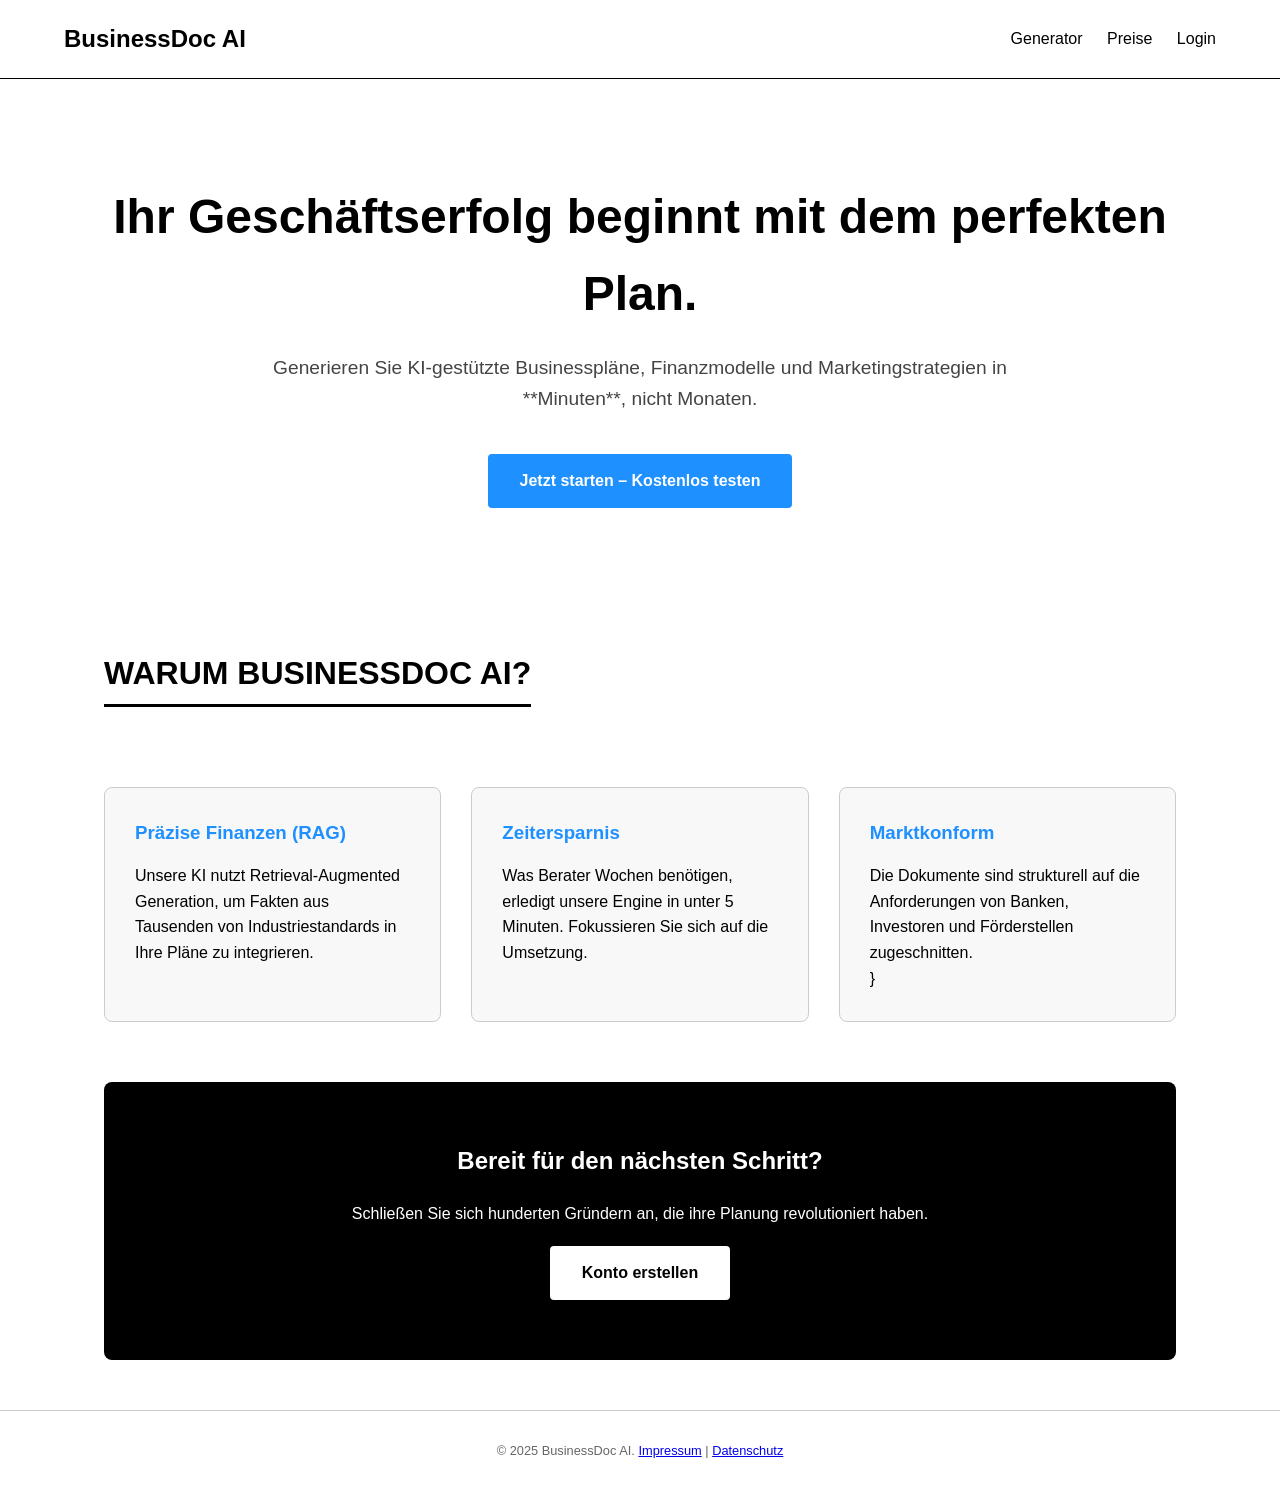
<file: index.html>
<!DOCTYPE html>
<html lang="de">
<head>
    <meta charset="UTF-8">
    <meta name="viewport" content="width=device-width, initial-scale=1.0">
    <title>BusinessDoc AI – Automatisierte Geschäftspläne</title>
    <link rel="stylesheet" href="style.css">
</head>
<body>
    <header>
        <div class="logo">BusinessDoc AI</div>
        <nav>
            <a href="page.html">Generator</a>
            <a href="#">Preise</a>
            <a href="login.html" class="cta-button">Login</a>
        </nav>
    </header>

    <main>
        <section class="hero index-hero">
            <h1>Ihr Geschäftserfolg beginnt mit dem perfekten Plan.</h1>
            <p class="subtitle">Generieren Sie KI-gestützte Businesspläne, Finanzmodelle und Marketingstrategien in **Minuten**, nicht Monaten.</p>
            <a href="login.html" class="primary-cta">Jetzt starten – Kostenlos testen</a>
        </section>

        <section class="features">
            <h2 class="section-title">WARUM BUSINESSDOC AI?</h2>
            <div class="feature-grid">
                <div class="feature-item">
                    <h3>Präzise Finanzen (RAG)</h3>
                    <p>Unsere KI nutzt Retrieval-Augmented Generation, um Fakten aus Tausenden von Industriestandards in Ihre Pläne zu integrieren.</p>
                </div>
                <div class="feature-item">
                    <h3>Zeitersparnis</h3>
                    <p>Was Berater Wochen benötigen, erledigt unsere Engine in unter 5 Minuten. Fokussieren Sie sich auf die Umsetzung.</p>
                </div>
                <div class="feature-item">
                    <h3>Marktkonform</h3>
                    <p>Die Dokumente sind strukturell auf die Anforderungen von Banken, Investoren und Förderstellen zugeschnitten.</p>
                }
            </div>
        </section>

        <section class="call-to-action">
            <h2>Bereit für den nächsten Schritt?</h2>
            <p>Schließen Sie sich hunderten Gründern an, die ihre Planung revolutioniert haben.</p>
            <a href="login.html" class="primary-cta inverted-cta">Konto erstellen</a>
        </section>
    </main>

    <footer>
        &copy; 2025 BusinessDoc AI. <a href="#">Impressum</a> | <a href="#">Datenschutz</a>
    </footer>
</body>
</html>
</file>
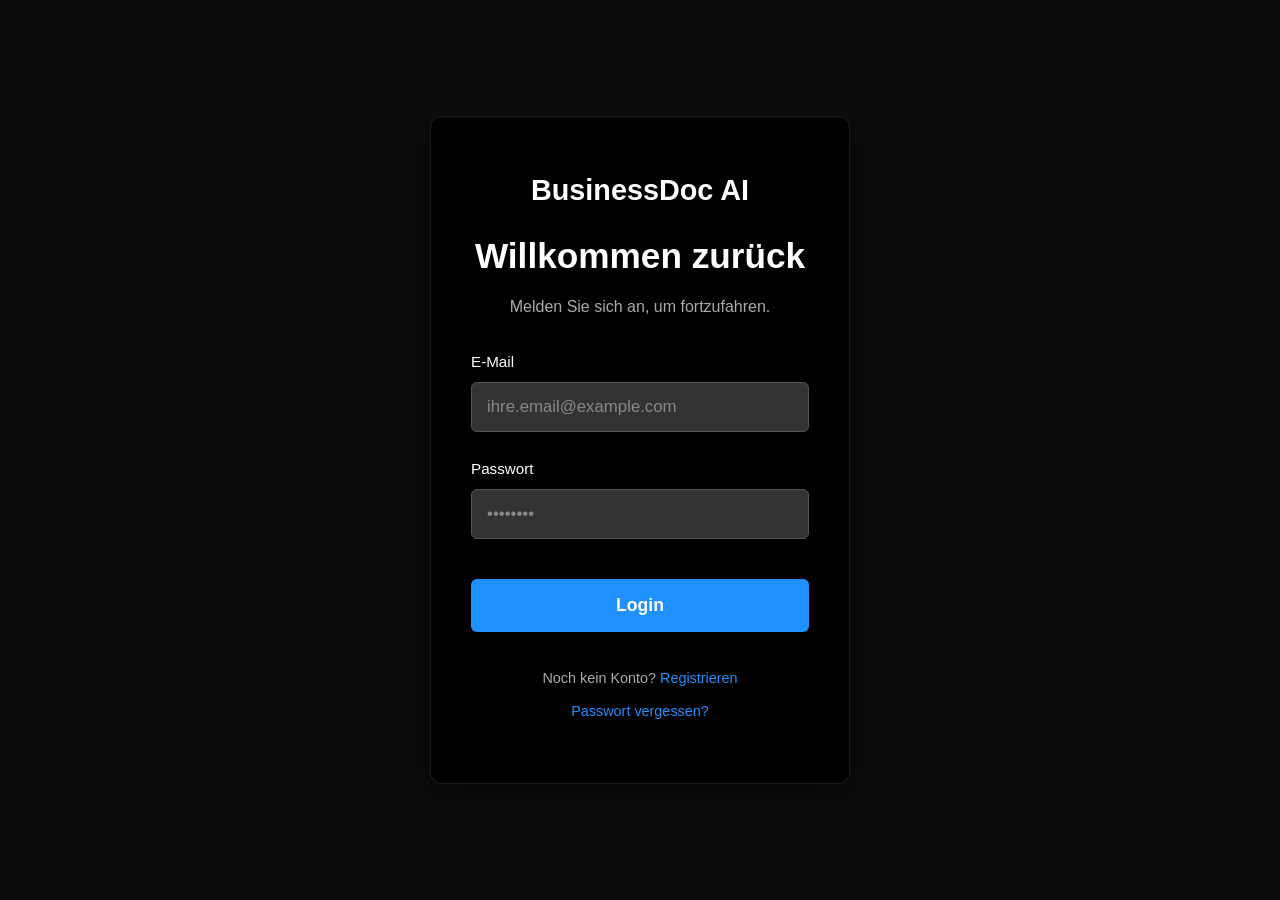
<file: login.html>
<!DOCTYPE html>
<html lang="de">
<head>
    <meta charset="UTF-8">
    <meta name="viewport" content="width=device-width, initial-scale=1.0">
    <title>Login | BusinessDoc AI</title>
    <link rel="stylesheet" href="style.css">
</head>
<body class="login-page-body">
    <div class="login-card">
        <div class="login-header">
            <a href="index.html" class="login-logo-link">BusinessDoc AI</a>
            <h2>Willkommen zurück</h2>
            <p>Melden Sie sich an, um fortzufahren.</p>
        </div>
        
        <form class="login-form">
            <div class="form-group">
                <label for="email">E-Mail</label>
                <input type="email" id="email" name="email" placeholder="ihre.email@example.com" required>
            </div>
            
            <div class="form-group">
                <label for="password">Passwort</label>
                <input type="password" id="password" name="password" placeholder="••••••••" required>
            </div>

            <button type="submit" class="login-button" onclick="window.location.href='page.html'; return false;">
                Login
            </button>
        </form>

        <div class="login-footer">
            <p>Noch kein Konto? <a href="#" class="register-link">Registrieren</a></p>
            <p><a href="#" class="forgot-password-link">Passwort vergessen?</a></p>
        </div>
    </div>
</body>
</html>
</file>
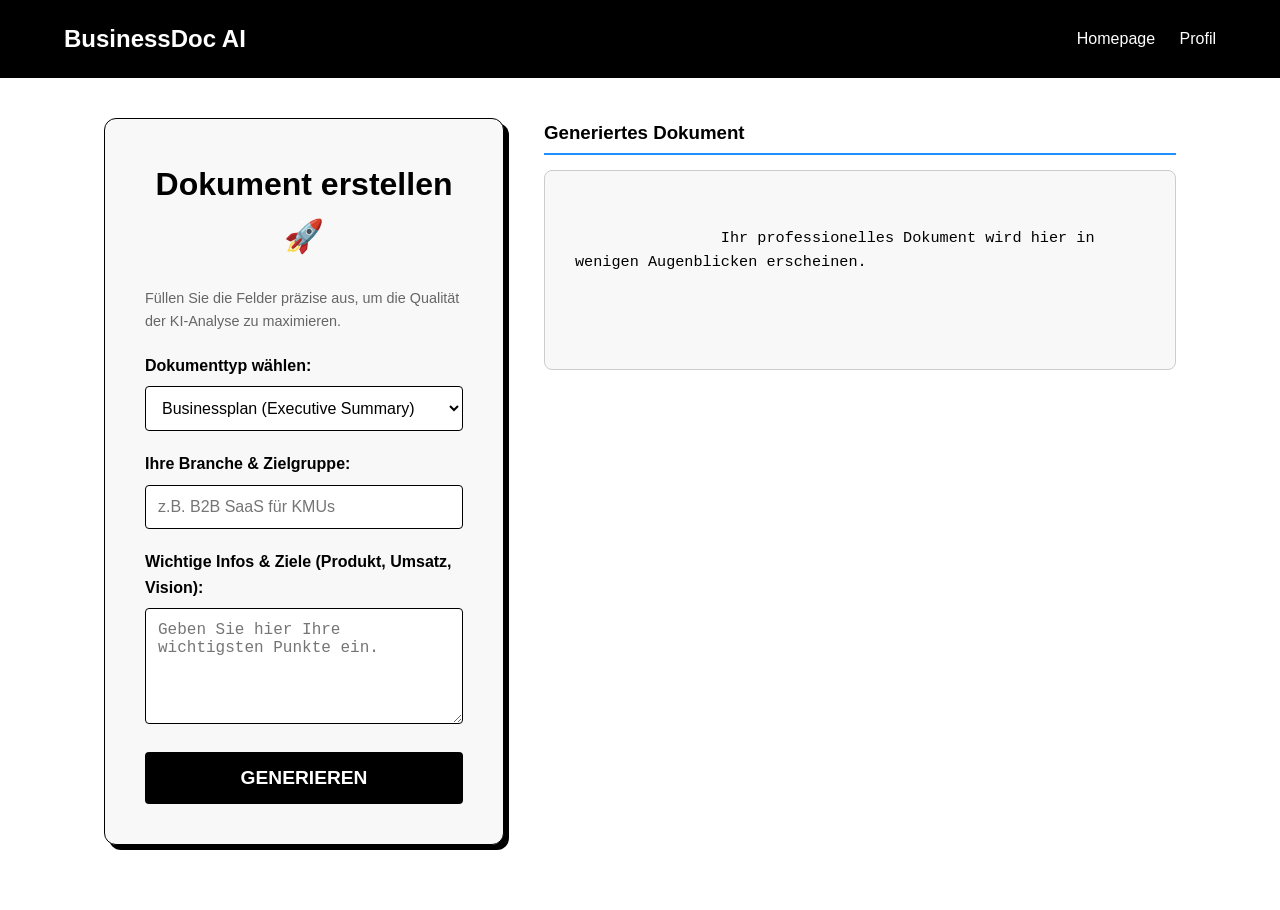
<file: page.html>
<!DOCTYPE html>
<html lang="de">
<head>
    <meta charset="UTF-8">
    <meta name="viewport" content="width=device-width, initial-scale=1.0">
    <title>Dokument-Generator | BusinessDoc AI</title>
    <link rel="stylesheet" href="style.css">
</head>
<body>
    <header class="app-header">
        <div class="logo">BusinessDoc AI</div>
        <nav>
            <a href="index.html">Homepage</a>
            <a href="#" class="cta-button">Profil</a>
        </nav>
    </header>

    <main class="app-container">
        <section class="generator-card">
            <h2>Dokument erstellen 🚀</h2>
            <p class="info-text">Füllen Sie die Felder präzise aus, um die Qualität der KI-Analyse zu maximieren.</p>
            <form id="docForm">
                <div class="form-group">
                    <label for="docType">Dokumenttyp wählen:</label>
                    <select id="docType" name="document_type" required>
                        <option value="Businessplan">Businessplan (Executive Summary)</option>
                        <option value="Finanzplan">Detaillierter Finanzplan</option>
                        <option value="Marketingplan">Marketing- und Vertriebsplan</option>
                    </select>
                </div>

                <div class="form-group">
                    <label for="industry">Ihre Branche & Zielgruppe:</label>
                    <input type="text" id="industry" name="industry" placeholder="z.B. B2B SaaS für KMUs" required>
                </div>

                <div class="form-group">
                    <label for="keyFeatures">Wichtige Infos & Ziele (Produkt, Umsatz, Vision):</label>
                    <textarea id="keyFeatures" name="key_features" rows="5" placeholder="Geben Sie hier Ihre wichtigsten Punkte ein."></textarea>
                </div>
                
                <button type="submit" id="generateButton">GENERIEREN</button>
            </form>
        </section>

        <section class="output-section">
            <h3>Generiertes Dokument</h3>
            <div id="loadingIndicator" class="hidden">Wird generiert...</div>
            <div id="resultOutput" class="document-output">
                Ihr professionelles Dokument wird hier in wenigen Augenblicken erscheinen.
            </div>
        </section>
    </main>

    <script src="script.js"></script>
</body>
</html>
</file>
<file: style.css>
/* Globale Stile & Reset */
:root {
    --color-primary: #000000;
    --color-secondary: #ffffff;
    --color-accent: #1e90ff; /* Ein modernes Blau als Akzent */
    --font-main: 'Arial', sans-serif;
}

* {
    box-sizing: border-box;
    margin: 0;
    padding: 0;
}

body {
    font-family: var(--font-main);
    background-color: var(--color-secondary);
    color: var(--color-primary);
    line-height: 1.6;
}

/* Header & Navigation */
header {
    display: flex;
    justify-content: space-between;
    align-items: center;
    padding: 20px 5%;
    border-bottom: 1px solid var(--color-primary);
}

.logo {
    font-size: 1.5rem;
    font-weight: bold;
}

nav a {
    color: var(--color-primary);
    text-decoration: none;
    margin-left: 20px;
    font-weight: 500;
    transition: color 0.3s;
}

nav a:hover {
    color: var(--color-accent);
}

/* Hauptinhalte */
main {
    padding: 0 5%;
    max-width: 1200px;
    margin: 0 auto;
}

/* Hero-Sektion */
.hero {
    text-align: center;
    padding: 80px 0;
    margin-bottom: 40px;
}

.hero h1 {
    font-size: 3rem;
    margin-bottom: 20px;
}

.hero p {
    font-size: 1.2rem;
    color: #444;
}

/* Generator-Karte (Card) */
.generator-card {
    background-color: #f8f8f8;
    padding: 40px;
    border-radius: 12px;
    box-shadow: 5px 5px 0px var(--color-primary); /* Cooler Schatten-Effekt */
    border: 1px solid var(--color-primary);
    margin-bottom: 60px;
}

.generator-card h2 {
    margin-bottom: 25px;
    text-align: center;
    font-size: 2rem;
}

.form-group {
    margin-bottom: 20px;
}

label {
    display: block;
    margin-bottom: 8px;
    font-weight: bold;
}

input[type="text"],
select,
textarea {
    width: 100%;
    padding: 12px;
    border: 1px solid var(--color-primary);
    border-radius: 4px;
    font-size: 1rem;
    background-color: var(--color-secondary);
}

textarea {
    resize: vertical;
}

/* Button-Stil */
#generateButton {
    width: 100%;
    background-color: var(--color-primary);
    color: var(--color-secondary);
    padding: 15px;
    border: none;
    border-radius: 4px;
    font-size: 1.2rem;
    font-weight: bold;
    cursor: pointer;
    transition: background-color 0.3s, transform 0.1s;
}

#generateButton:hover {
    background-color: #333;
}

#generateButton:active {
    transform: translateY(2px);
}

/* Ausgabe-Sektion */
.output-section h3 {
    margin-bottom: 15px;
    border-bottom: 2px solid var(--color-accent);
    padding-bottom: 5px;
}

#resultOutput {
    background-color: #f8f8f8;
    padding: 30px;
    border-radius: 8px;
    white-space: pre-wrap;
    min-height: 200px;
    border: 1px solid #ccc;
    font-family: monospace;
    font-size: 0.95rem;
}

#loadingIndicator {
    text-align: center;
    font-style: italic;
    color: var(--color-accent);
    padding: 10px;
    margin-bottom: 20px;
}

.hidden {
    display: none;
}

/* Footer */
footer {
    text-align: center;
    padding: 30px 0;
    margin-top: 50px;
    border-top: 1px solid #ccc;
    font-size: 0.8rem;
    color: #666;
}

/* Responsivität für kleinere Bildschirme */
@media (max-width: 600px) {
    header {
        flex-direction: column;
    }
    nav {
        margin-top: 15px;
    }
    nav a {
        margin: 0 10px;
    }
    .hero h1 {
        font-size: 2rem;
    }
}

/* Zusätzliche Stile für die neuen Seiten */

/* Index-Seite (Homepage) */
.index-hero {
    padding: 100px 0;
}
.subtitle {
    font-size: 1.25rem;
    color: #333;
    max-width: 800px;
    margin: 0 auto 40px;
}
.feature-grid {
    display: flex;
    gap: 30px;
    margin-top: 40px;
    padding: 20px 0;
}
.feature-item {
    flex: 1;
    padding: 30px;
    border: 1px solid #ccc;
    border-radius: 8px;
    background-color: #f8f8f8;
}
.feature-item h3 {
    color: var(--color-accent);
    margin-bottom: 15px;
}
.section-title {
    text-align: center;
    font-size: 2rem;
    margin-bottom: 20px;
    border-bottom: 3px solid var(--color-primary);
    display: inline-block;
    padding-bottom: 5px;
    margin-left: auto;
    margin-right: auto;
    width: auto;
}
.call-to-action {
    text-align: center;
    padding: 60px 0;
    margin-top: 40px;
    background-color: var(--color-primary);
    color: var(--color-secondary);
    border-radius: 8px;
}
.call-to-action h2, .call-to-action p {
    margin-bottom: 20px;
}

/* CTAs (Call to Actions) */
.primary-cta {
    display: inline-block;
    background-color: var(--color-accent);
    color: var(--color-secondary);
    padding: 12px 30px;
    text-decoration: none;
    font-weight: bold;
    border-radius: 4px;
    transition: background-color 0.3s;
    border: 2px solid var(--color-accent);
}
.primary-cta:hover {
    background-color: #1a7ae0;
}
.inverted-cta {
    background-color: var(--color-secondary);
    color: var(--color-primary);
    border-color: var(--color-secondary);
}
.inverted-cta:hover {
    background-color: #ddd;
    color: var(--color-primary);
}

/* App-Seite (page.html) */
.app-header {
    background-color: var(--color-primary);
    color: var(--color-secondary);
    border-bottom: none;
}
.app-header a {
    color: var(--color-secondary);
}
.app-header a:hover {
    color: var(--color-accent);
}
.app-container {
    display: grid;
    grid-template-columns: 400px 1fr; /* Formular links, Ergebnis rechts */
    gap: 40px;
    margin-top: 40px;
}
.document-output {
    background-color: var(--color-secondary);
    border: 2px solid var(--color-primary);
}
.info-text {
    font-size: 0.9rem;
    color: #666;
    margin-bottom: 20px;
}

/* --- Login Page Design --- */

.login-page-body {
    display: flex;
    justify-content: center;
    align-items: center;
    min-height: 100vh;
    background-color: #0c0c0c; /* Sehr dunkler Hintergrund */
    color: #f0f0f0; /* Helle Schrift für Kontrast */
    padding: 20px;
}

.login-card {
    background-color: var(--color-primary); /* Dunkle Karte */
    color: var(--color-secondary); /* Helle Schrift in der Karte */
    padding: 50px 40px;
    border-radius: 12px;
    box-shadow: 0 8px 30px rgba(0, 0, 0, 0.5); /* Tieferer, weicherer Schatten */
    width: 100%;
    max-width: 420px;
    text-align: center;
    border: 1px solid rgba(255, 255, 255, 0.1); /* Feine helle Linie */
}

.login-header {
    margin-bottom: 30px;
}

.login-logo-link {
    font-size: 1.8rem;
    font-weight: bold;
    color: var(--color-secondary);
    text-decoration: none;
    display: block;
    margin-bottom: 15px;
    transition: color 0.3s;
}
.login-logo-link:hover {
    color: var(--color-accent); /* Akzentfarbe beim Hover */
}

.login-header h2 {
    font-size: 2.2rem;
    margin-bottom: 10px;
    color: var(--color-secondary);
}

.login-header p {
    font-size: 1rem;
    color: #aaa;
}

/* Formular-Elemente im Login */
.login-form .form-group {
    margin-bottom: 25px;
    text-align: left; /* Label und Input linksbündig */
}

.login-form label {
    color: var(--color-secondary);
    font-size: 0.95rem;
    margin-bottom: 8px;
    display: block;
    font-weight: normal;
}

.login-form input[type="email"],
.login-form input[type="password"] {
    background-color: #333; /* Dunkler Input-Hintergrund */
    color: var(--color-secondary);
    border: 1px solid #555; /* Leichterer Rand */
    border-radius: 6px;
    padding: 14px 15px;
    font-size: 1.05rem;
    width: 100%;
    transition: border-color 0.3s, box-shadow 0.3s;
}

.login-form input[type="email"]:focus,
.login-form input[type="password"]:focus {
    border-color: var(--color-accent);
    box-shadow: 0 0 0 3px rgba(30, 144, 255, 0.3); /* Blauer Fokus-Schatten */
    outline: none;
}
.login-form input::placeholder {
    color: #888;
}

.login-button {
    width: 100%;
    background-color: var(--color-accent); /* Akzentfarbe als Button-Hintergrund */
    color: var(--color-secondary);
    padding: 16px;
    border: none;
    border-radius: 6px;
    font-size: 1.1rem;
    font-weight: bold;
    cursor: pointer;
    transition: background-color 0.3s, transform 0.1s;
    margin-top: 15px; /* Etwas mehr Abstand nach oben */
}

.login-button:hover {
    background-color: #1a7ae0;
}

.login-button:active {
    transform: translateY(1px);
}

/* Footer-Links im Login */
.login-footer {
    margin-top: 35px;
    font-size: 0.9rem;
    color: #aaa;
}

.login-footer p {
    margin-bottom: 10px;
}

.login-footer a {
    color: var(--color-accent);
    text-decoration: none;
    transition: text-decoration 0.3s;
}

.login-footer a:hover {
    text-decoration: underline;
}

/* Media Query für Responsivität auf kleineren Bildschirmen */
@media (max-width: 480px) {
    .login-card {
        padding: 30px 20px;
    }
    .login-header h2 {
        font-size: 1.8rem;
    }
}
</file>
